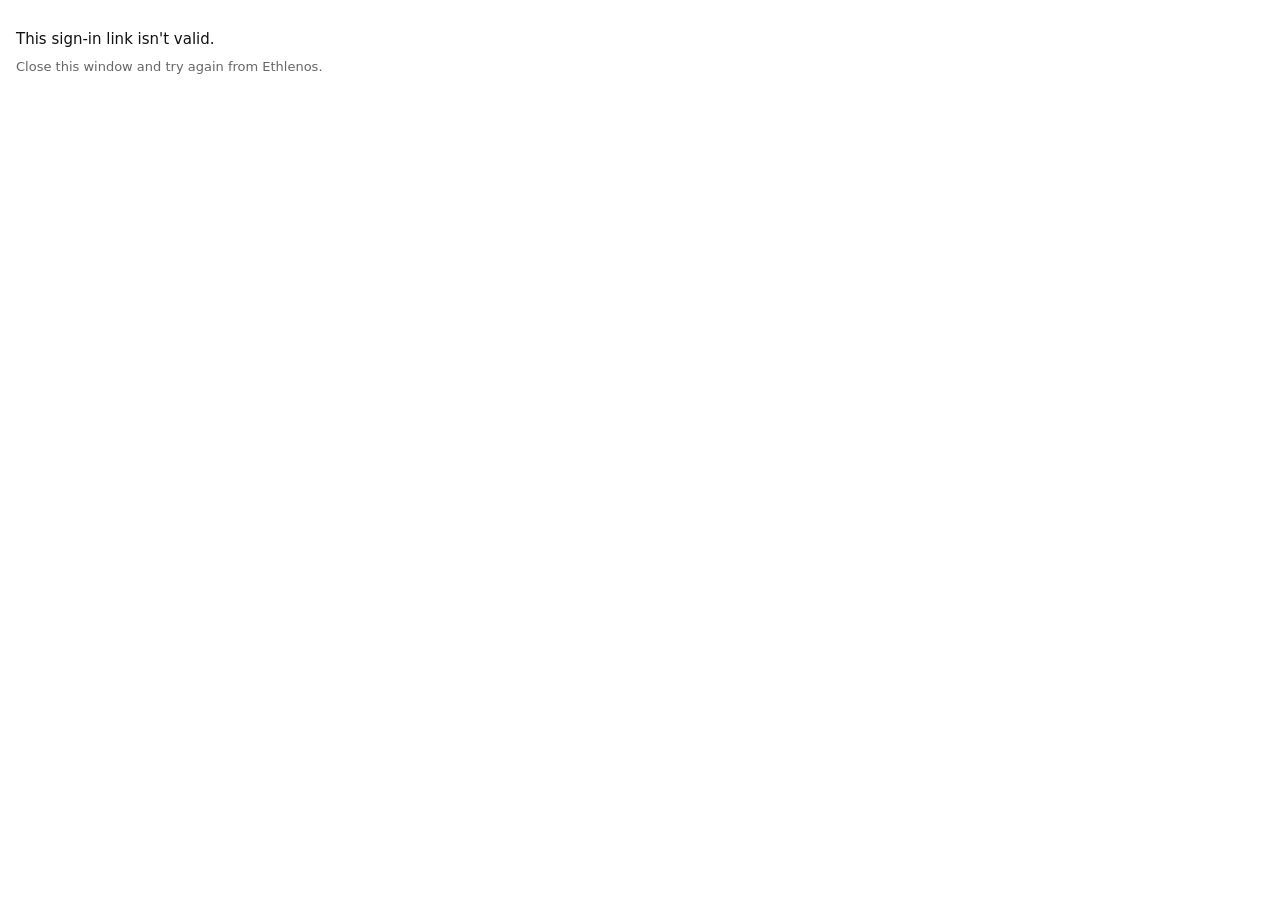
<file: oauth.html>
<!doctype html>
<!-- Where a Zoom or Vimeo sign-in window lands when the sign-in page has cut
     its link back to Ethlenos (see resultPage in worker.js). This page is on
     Ethlenos's own site, so it can hand the result to the open editor over a
     BroadcastChannel, then it closes itself. It keeps nothing. -->
<html lang="en">
<head>
  <meta charset="utf-8" />
  <meta name="viewport" content="width=device-width, initial-scale=1" />
  <meta name="referrer" content="no-referrer" />
  <title>Ethlenos sign-in</title>
  <link rel="icon" href="brand/favicon.ico?v=0.91.2" sizes="32x32" />
  <link rel="icon" type="image/svg+xml" href="brand/favicon.svg?v=0.91.2" />
  <style>
    :root { --bg: #ffffff; --text: #111111; --muted: #666666; }
    @media (prefers-color-scheme: dark) { :root { --bg: #0d0d0f; --text: #f2f2f2; --muted: #9a9a9a; } }
    body { margin: 0; padding: 28px 16px; background: var(--bg); color: var(--text); font: 15px/1.5 system-ui, sans-serif; }
    p { margin: 0 0 6px; max-width: 420px; }
    .muted { color: var(--muted); font-size: 13px; }
  </style>
</head>
<body>
  <p id="msg">Finishing sign-in…</p>
  <p class="muted" id="sub"></p>
  <script>
    (function () {
      var data = null;
      try { data = JSON.parse(decodeURIComponent(location.hash.slice(1))); } catch (e) {}
      // the result is in the address bar; take it out before anything else
      try { history.replaceState(null, "", location.pathname); } catch (e) {}
      var msg = document.getElementById("msg"), sub = document.getElementById("sub");
      if (!data || data.type !== "vclyps-oauth") {
        msg.textContent = "This sign-in link isn't valid.";
        sub.textContent = "Close this window and try again from Ethlenos.";
        return;
      }
      try {
        var ch = new BroadcastChannel("vclyps-oauth");
        ch.postMessage(data);
        ch.close();
      } catch (e) {
        msg.textContent = "This browser couldn't pass the sign-in back to Ethlenos.";
        sub.textContent = "Close this window and try again, or use another browser.";
        return;
      }
      msg.textContent = data.error ? data.error : "Signed in. You can close this window.";
      sub.textContent = "Back to Ethlenos.";
      setTimeout(function () { window.close(); }, 300);
    })();
  </script>
</body>
</html>
</file>
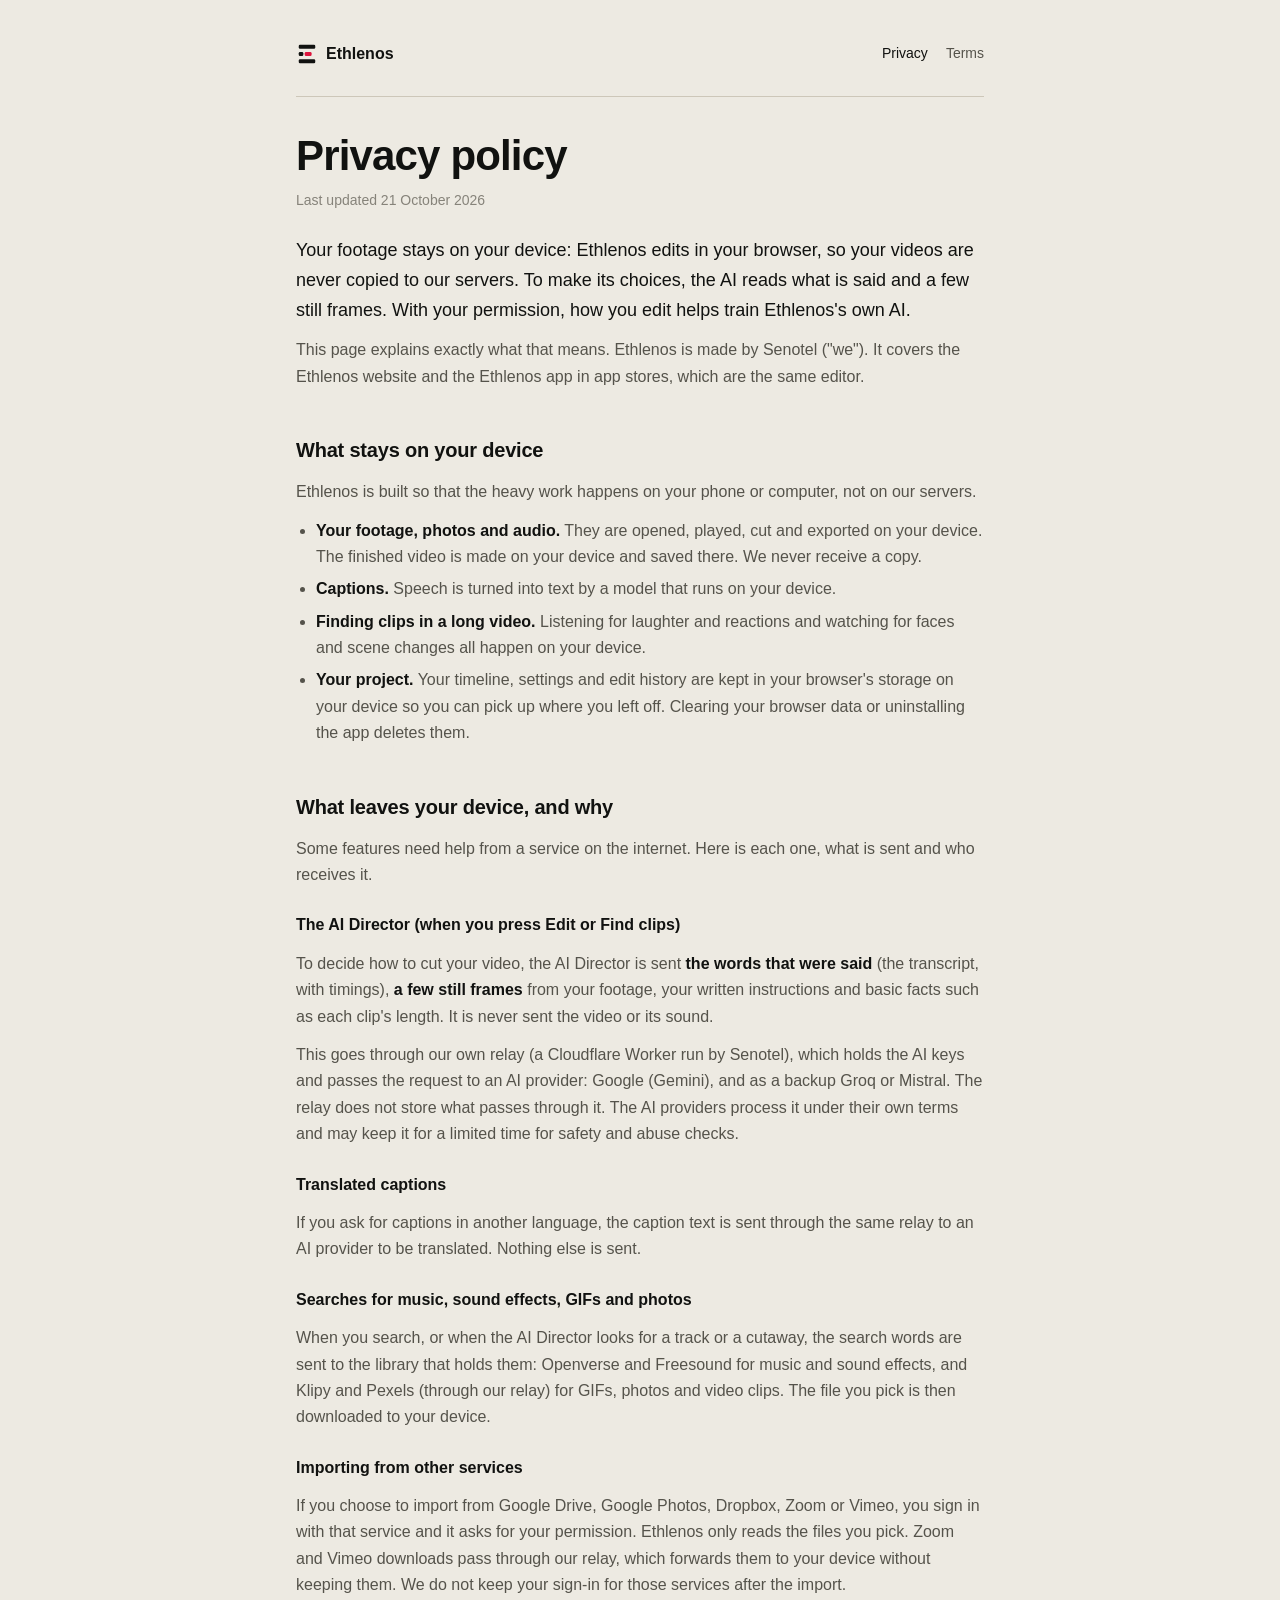
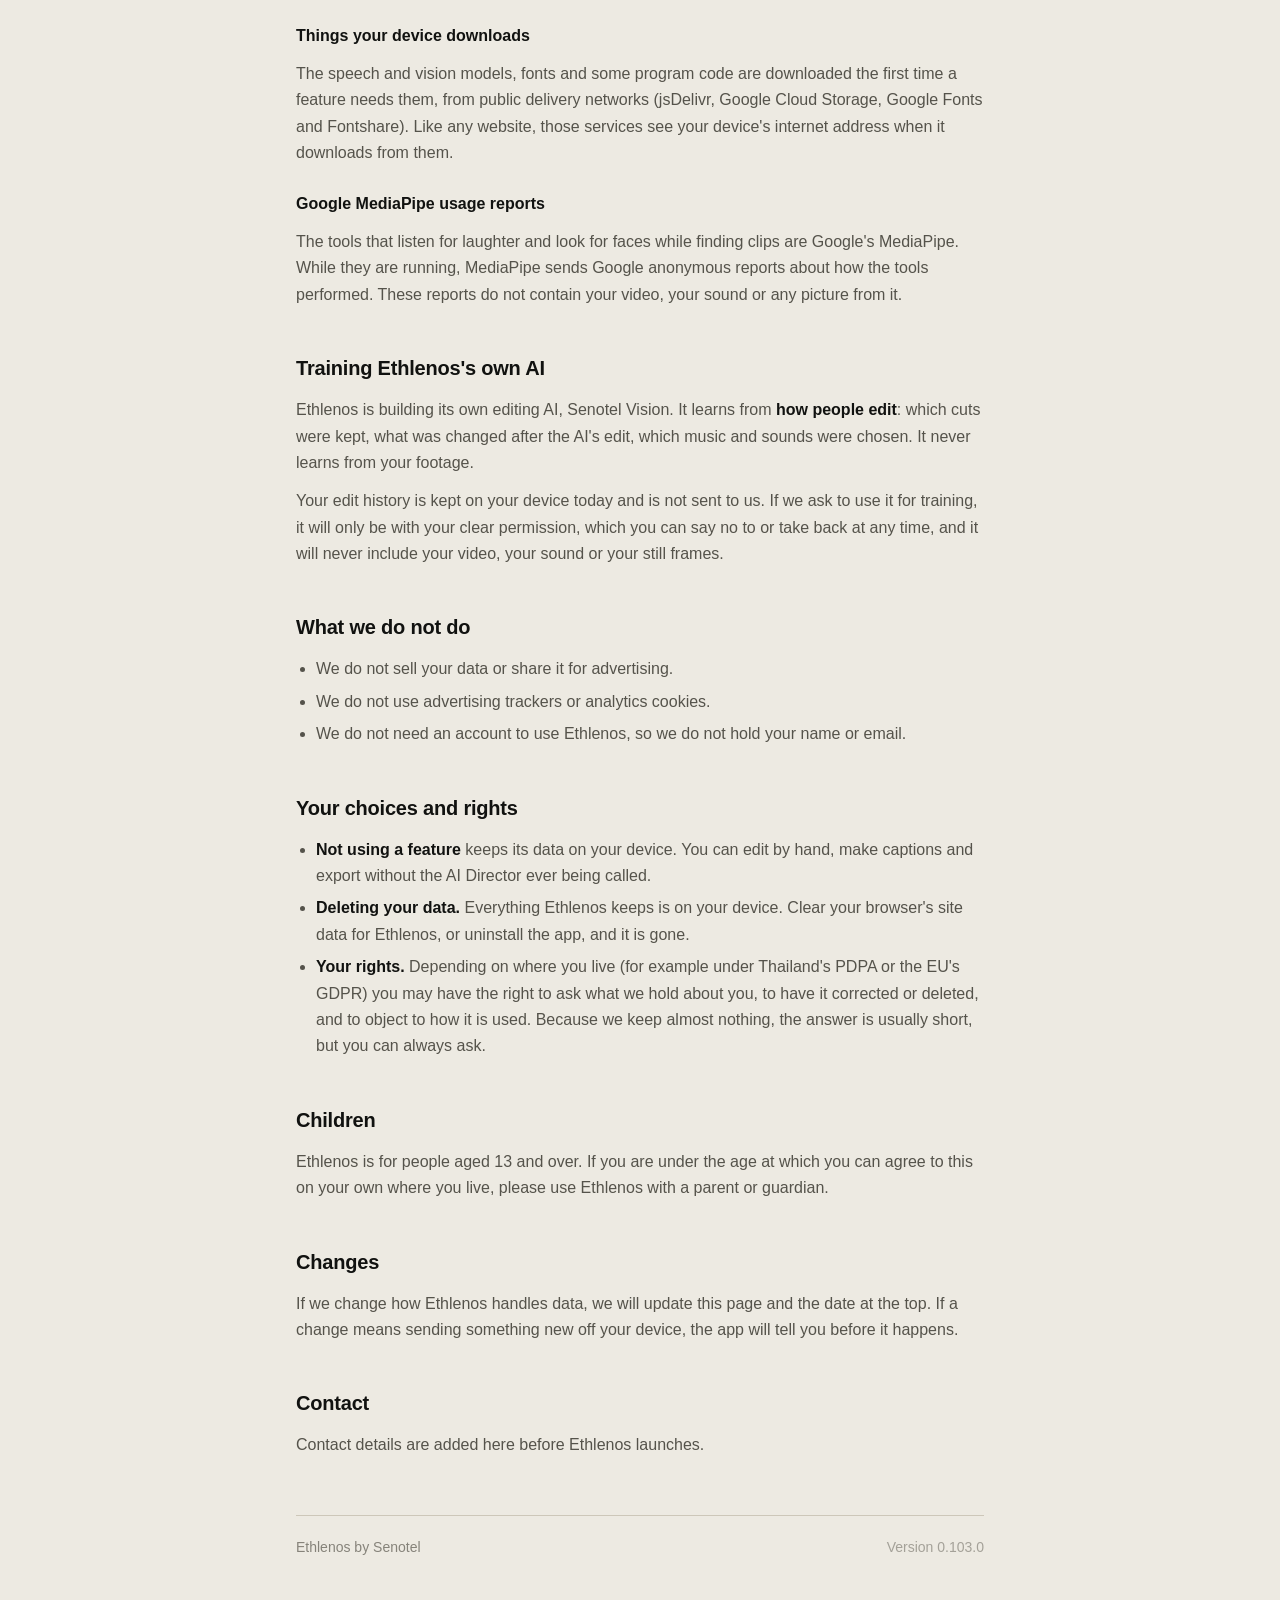
<file: privacy.html>
<!doctype html>
<html lang="en">
<head>
  <meta charset="utf-8" />
  <meta name="viewport" content="width=device-width, initial-scale=1" />
  <title>Privacy policy · Ethlenos</title>
  <meta name="description" content="What Ethlenos does with your videos and your data. Your footage stays on your device." />
  <link rel="icon" href="brand/favicon.ico?v=0.91.2" sizes="32x32" />
  <link rel="icon" type="image/svg+xml" href="brand/favicon.svg?v=0.91.2" />
  <link rel="stylesheet" href="https://api.fontshare.com/v2/css?f[]=switzer@400,500,600&display=swap" />
  <link rel="stylesheet" href="legal.css" />
</head>
<body>
  <div class="wrap">
    <header class="top">
      <a class="legal-brand" href="index.html"><svg class="legal-mark" viewBox="0 0 24 24" aria-hidden="true"><rect x="3" y="2" width="18" height="4.4" rx="1.4" fill="currentColor"/><rect x="3" y="9.8" width="5" height="4.4" rx="1.4" fill="currentColor"/><rect x="9.5" y="9.8" width="7.5" height="4.4" rx="1.4" fill="#dc143c"/><rect x="3" y="17.6" width="18" height="4.4" rx="1.4" fill="currentColor"/></svg><span>Ethlenos</span></a>
      <nav aria-label="Legal">
        <a href="privacy.html" aria-current="page">Privacy</a>
        <a href="terms.html">Terms</a>
      </nav>
    </header>

    <main>
      <h1>Privacy policy</h1>
      <p class="meta">Last updated 21 October 2026</p>

      <p class="lead">Your footage stays on your device: Ethlenos edits in your browser, so your videos are never copied to our servers. To make its choices, the AI reads what is said and a few still frames. With your permission, how you edit helps train Ethlenos's own AI.</p>

      <p>This page explains exactly what that means. Ethlenos is made by Senotel ("we"). It covers the Ethlenos website and the Ethlenos app in app stores, which are the same editor.</p>

      <h2>What stays on your device</h2>
      <p>Ethlenos is built so that the heavy work happens on your phone or computer, not on our servers.</p>
      <ul>
        <li><strong>Your footage, photos and audio.</strong> They are opened, played, cut and exported on your device. The finished video is made on your device and saved there. We never receive a copy.</li>
        <li><strong>Captions.</strong> Speech is turned into text by a model that runs on your device.</li>
        <li><strong>Finding clips in a long video.</strong> Listening for laughter and reactions and watching for faces and scene changes all happen on your device.</li>
        <li><strong>Your project.</strong> Your timeline, settings and edit history are kept in your browser's storage on your device so you can pick up where you left off. Clearing your browser data or uninstalling the app deletes them.</li>
      </ul>

      <h2>What leaves your device, and why</h2>
      <p>Some features need help from a service on the internet. Here is each one, what is sent and who receives it.</p>

      <h3>The AI Director (when you press Edit or Find clips)</h3>
      <p>To decide how to cut your video, the AI Director is sent <strong>the words that were said</strong> (the transcript, with timings), <strong>a few still frames</strong> from your footage, your written instructions and basic facts such as each clip's length. It is never sent the video or its sound.</p>
      <p>This goes through our own relay (a Cloudflare Worker run by Senotel), which holds the AI keys and passes the request to an AI provider: Google (Gemini), and as a backup Groq or Mistral. The relay does not store what passes through it. The AI providers process it under their own terms and may keep it for a limited time for safety and abuse checks.</p>

      <h3>Translated captions</h3>
      <p>If you ask for captions in another language, the caption text is sent through the same relay to an AI provider to be translated. Nothing else is sent.</p>

      <h3>Searches for music, sound effects, GIFs and photos</h3>
      <p>When you search, or when the AI Director looks for a track or a cutaway, the search words are sent to the library that holds them: Openverse and Freesound for music and sound effects, and Klipy and Pexels (through our relay) for GIFs, photos and video clips. The file you pick is then downloaded to your device.</p>

      <h3>Importing from other services</h3>
      <p>If you choose to import from Google Drive, Google Photos, Dropbox, Zoom or Vimeo, you sign in with that service and it asks for your permission. Ethlenos only reads the files you pick. Zoom and Vimeo downloads pass through our relay, which forwards them to your device without keeping them. We do not keep your sign-in for those services after the import.</p>

      <h3>Things your device downloads</h3>
      <p>The speech and vision models, fonts and some program code are downloaded the first time a feature needs them, from public delivery networks (jsDelivr, Google Cloud Storage, Google Fonts and Fontshare). Like any website, those services see your device's internet address when it downloads from them.</p>

      <h3>Google MediaPipe usage reports</h3>
      <p>The tools that listen for laughter and look for faces while finding clips are Google's MediaPipe. While they are running, MediaPipe sends Google anonymous reports about how the tools performed. These reports do not contain your video, your sound or any picture from it.</p>

      <h2>Training Ethlenos's own AI</h2>
      <p>Ethlenos is building its own editing AI, Senotel Vision. It learns from <strong>how people edit</strong>: which cuts were kept, what was changed after the AI's edit, which music and sounds were chosen. It never learns from your footage.</p>
      <p>Your edit history is kept on your device today and is not sent to us. If we ask to use it for training, it will only be with your clear permission, which you can say no to or take back at any time, and it will never include your video, your sound or your still frames.</p>

      <h2>What we do not do</h2>
      <ul>
        <li>We do not sell your data or share it for advertising.</li>
        <li>We do not use advertising trackers or analytics cookies.</li>
        <li>We do not need an account to use Ethlenos, so we do not hold your name or email.</li>
      </ul>

      <h2>Your choices and rights</h2>
      <ul>
        <li><strong>Not using a feature</strong> keeps its data on your device. You can edit by hand, make captions and export without the AI Director ever being called.</li>
        <li><strong>Deleting your data.</strong> Everything Ethlenos keeps is on your device. Clear your browser's site data for Ethlenos, or uninstall the app, and it is gone.</li>
        <li><strong>Your rights.</strong> Depending on where you live (for example under Thailand's PDPA or the EU's GDPR) you may have the right to ask what we hold about you, to have it corrected or deleted, and to object to how it is used. Because we keep almost nothing, the answer is usually short, but you can always ask.</li>
      </ul>

      <h2>Children</h2>
      <p>Ethlenos is for people aged 13 and over. If you are under the age at which you can agree to this on your own where you live, please use Ethlenos with a parent or guardian.</p>

      <h2>Changes</h2>
      <p>If we change how Ethlenos handles data, we will update this page and the date at the top. If a change means sending something new off your device, the app will tell you before it happens.</p>

      <h2>Contact</h2>
      <p id="contactLine">Contact details are added here before Ethlenos launches.</p>
    </main>

    <p class="foot">Ethlenos by Senotel <span class="legal-ver" data-site-version></span></p>
    <script defer src="version.js"></script>
  </div>
  <script>
    /* The one place to put the contact address. Empty until it is set, and
       the page says so rather than showing a made-up address. */
    var CONTACT = "";
    if (CONTACT) {
      var p = document.getElementById("contactLine");
      p.textContent = "Questions about privacy, or a request about your data: ";
      var a = document.createElement("a");
      a.href = "mailto:" + CONTACT;
      a.textContent = CONTACT;
      p.appendChild(a);
    }
  </script>
</body>
</html>
</file>
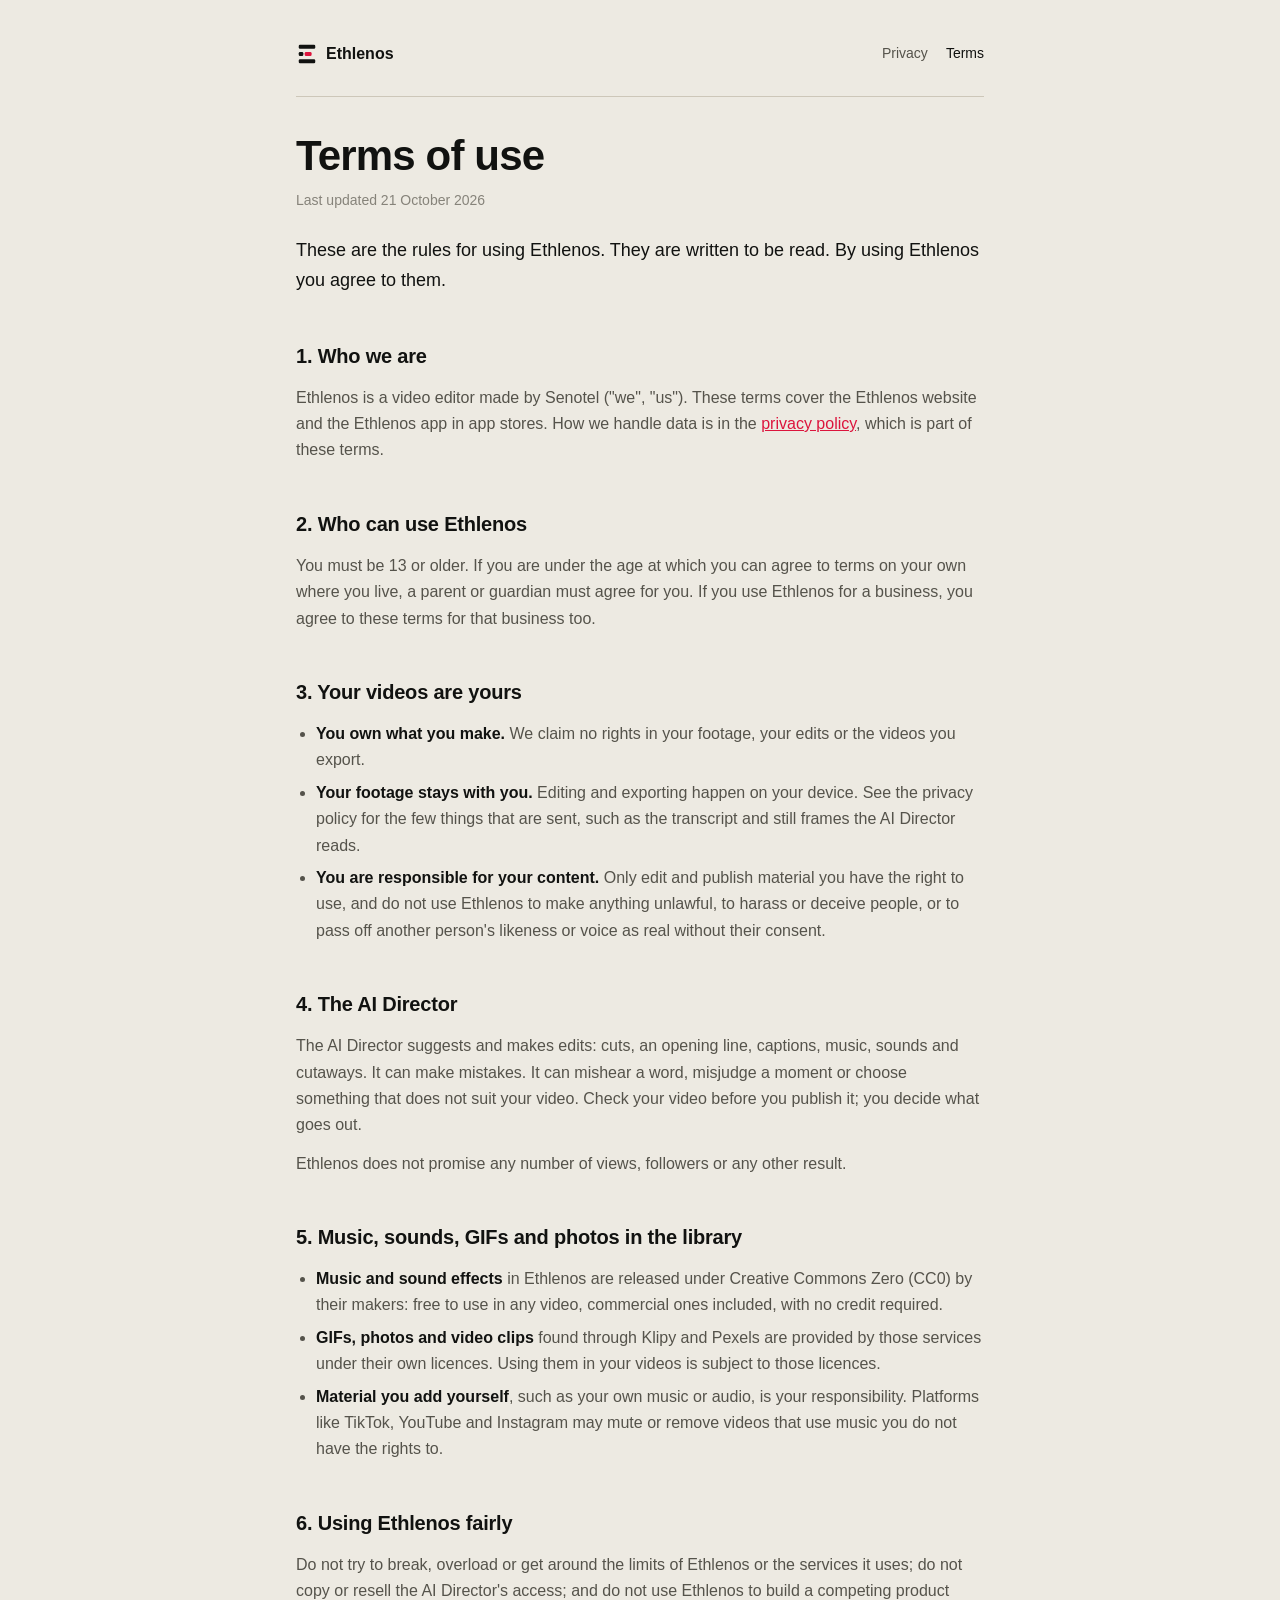
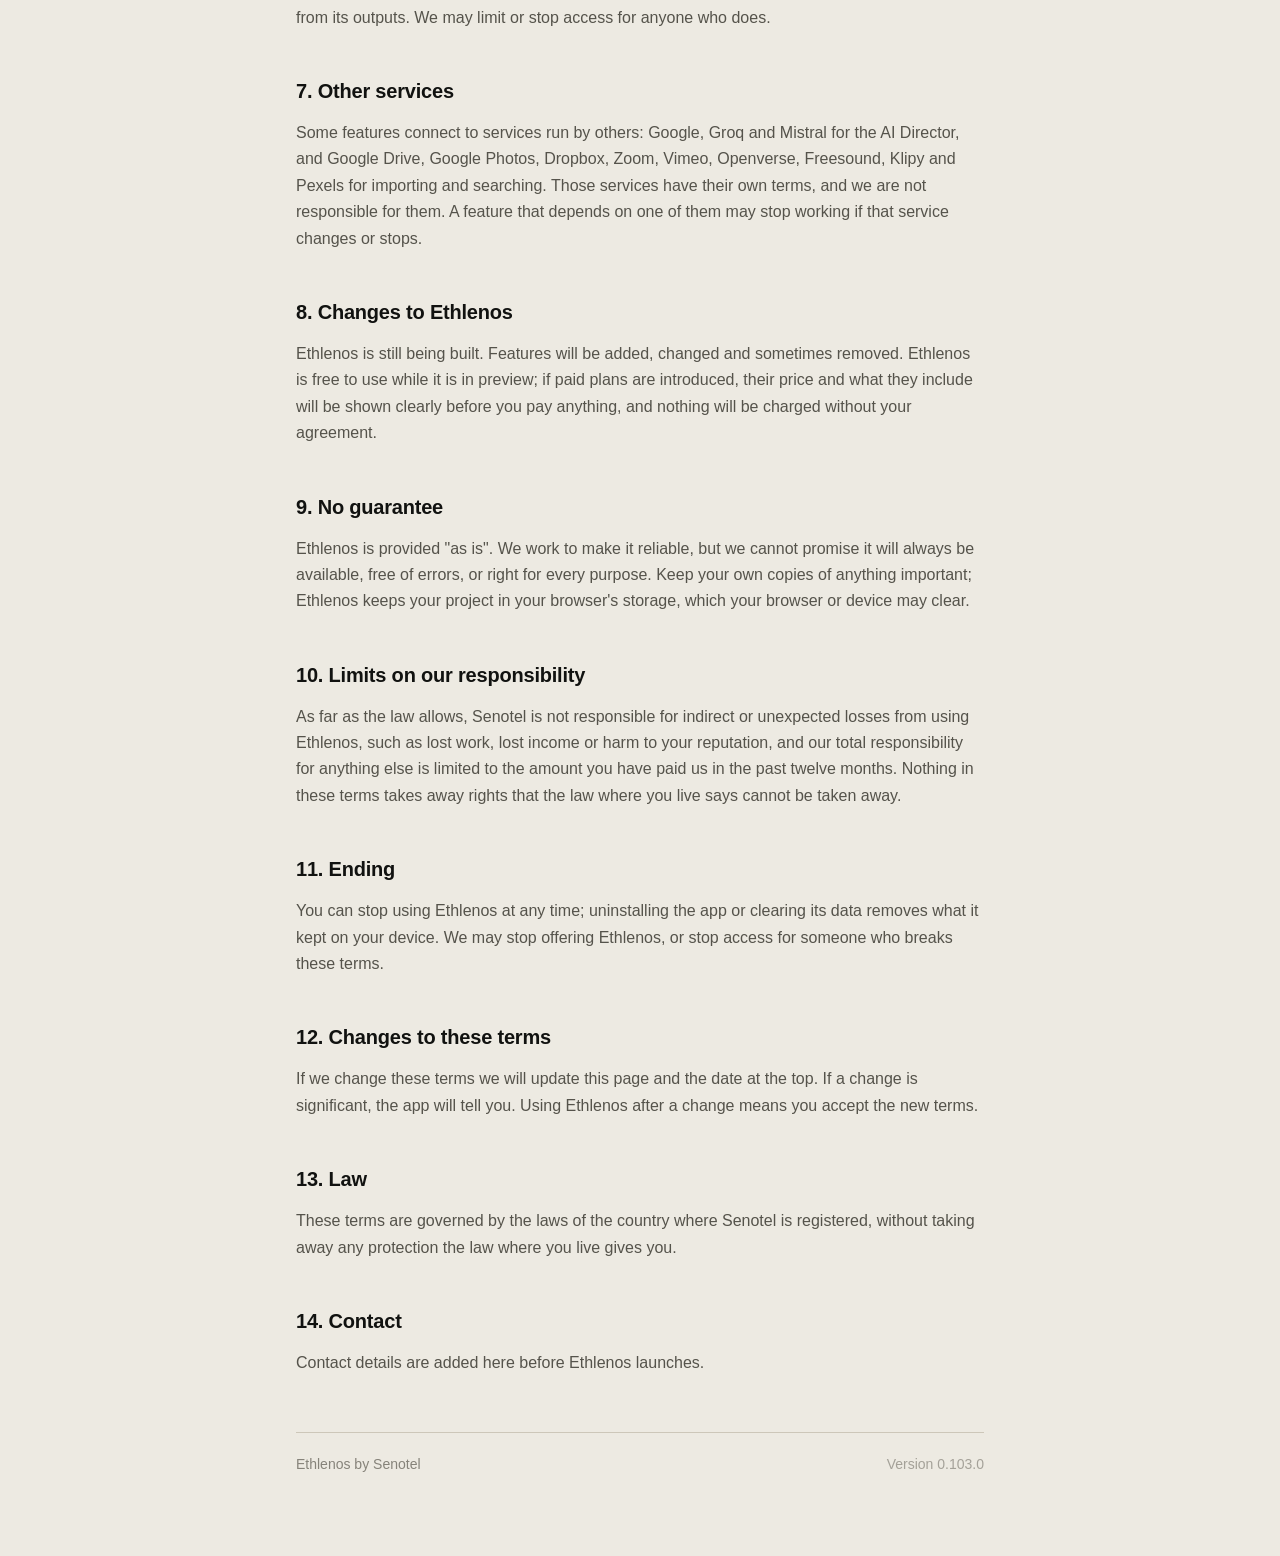
<file: terms.html>
<!doctype html>
<html lang="en">
<head>
  <meta charset="utf-8" />
  <meta name="viewport" content="width=device-width, initial-scale=1" />
  <title>Terms of use · Ethlenos</title>
  <meta name="description" content="The terms for using Ethlenos, the video editor by Senotel." />
  <link rel="icon" href="brand/favicon.ico?v=0.91.2" sizes="32x32" />
  <link rel="icon" type="image/svg+xml" href="brand/favicon.svg?v=0.91.2" />
  <link rel="stylesheet" href="https://api.fontshare.com/v2/css?f[]=switzer@400,500,600&display=swap" />
  <link rel="stylesheet" href="legal.css" />
</head>
<body>
  <div class="wrap">
    <header class="top">
      <a class="legal-brand" href="index.html"><svg class="legal-mark" viewBox="0 0 24 24" aria-hidden="true"><rect x="3" y="2" width="18" height="4.4" rx="1.4" fill="currentColor"/><rect x="3" y="9.8" width="5" height="4.4" rx="1.4" fill="currentColor"/><rect x="9.5" y="9.8" width="7.5" height="4.4" rx="1.4" fill="#dc143c"/><rect x="3" y="17.6" width="18" height="4.4" rx="1.4" fill="currentColor"/></svg><span>Ethlenos</span></a>
      <nav aria-label="Legal">
        <a href="privacy.html">Privacy</a>
        <a href="terms.html" aria-current="page">Terms</a>
      </nav>
    </header>

    <main>
      <h1>Terms of use</h1>
      <p class="meta">Last updated 21 October 2026</p>

      <p class="lead">These are the rules for using Ethlenos. They are written to be read. By using Ethlenos you agree to them.</p>

      <h2>1. Who we are</h2>
      <p>Ethlenos is a video editor made by Senotel ("we", "us"). These terms cover the Ethlenos website and the Ethlenos app in app stores. How we handle data is in the <a href="privacy.html">privacy policy</a>, which is part of these terms.</p>

      <h2>2. Who can use Ethlenos</h2>
      <p>You must be 13 or older. If you are under the age at which you can agree to terms on your own where you live, a parent or guardian must agree for you. If you use Ethlenos for a business, you agree to these terms for that business too.</p>

      <h2>3. Your videos are yours</h2>
      <ul>
        <li><strong>You own what you make.</strong> We claim no rights in your footage, your edits or the videos you export.</li>
        <li><strong>Your footage stays with you.</strong> Editing and exporting happen on your device. See the privacy policy for the few things that are sent, such as the transcript and still frames the AI Director reads.</li>
        <li><strong>You are responsible for your content.</strong> Only edit and publish material you have the right to use, and do not use Ethlenos to make anything unlawful, to harass or deceive people, or to pass off another person's likeness or voice as real without their consent.</li>
      </ul>

      <h2>4. The AI Director</h2>
      <p>The AI Director suggests and makes edits: cuts, an opening line, captions, music, sounds and cutaways. It can make mistakes. It can mishear a word, misjudge a moment or choose something that does not suit your video. Check your video before you publish it; you decide what goes out.</p>
      <p>Ethlenos does not promise any number of views, followers or any other result.</p>

      <h2>5. Music, sounds, GIFs and photos in the library</h2>
      <ul>
        <li><strong>Music and sound effects</strong> in Ethlenos are released under Creative Commons Zero (CC0) by their makers: free to use in any video, commercial ones included, with no credit required.</li>
        <li><strong>GIFs, photos and video clips</strong> found through Klipy and Pexels are provided by those services under their own licences. Using them in your videos is subject to those licences.</li>
        <li><strong>Material you add yourself</strong>, such as your own music or audio, is your responsibility. Platforms like TikTok, YouTube and Instagram may mute or remove videos that use music you do not have the rights to.</li>
      </ul>

      <h2>6. Using Ethlenos fairly</h2>
      <p>Do not try to break, overload or get around the limits of Ethlenos or the services it uses; do not copy or resell the AI Director's access; and do not use Ethlenos to build a competing product from its outputs. We may limit or stop access for anyone who does.</p>

      <h2>7. Other services</h2>
      <p>Some features connect to services run by others: Google, Groq and Mistral for the AI Director, and Google Drive, Google Photos, Dropbox, Zoom, Vimeo, Openverse, Freesound, Klipy and Pexels for importing and searching. Those services have their own terms, and we are not responsible for them. A feature that depends on one of them may stop working if that service changes or stops.</p>

      <h2>8. Changes to Ethlenos</h2>
      <p>Ethlenos is still being built. Features will be added, changed and sometimes removed. Ethlenos is free to use while it is in preview; if paid plans are introduced, their price and what they include will be shown clearly before you pay anything, and nothing will be charged without your agreement.</p>

      <h2>9. No guarantee</h2>
      <p>Ethlenos is provided "as is". We work to make it reliable, but we cannot promise it will always be available, free of errors, or right for every purpose. Keep your own copies of anything important; Ethlenos keeps your project in your browser's storage, which your browser or device may clear.</p>

      <h2>10. Limits on our responsibility</h2>
      <p>As far as the law allows, Senotel is not responsible for indirect or unexpected losses from using Ethlenos, such as lost work, lost income or harm to your reputation, and our total responsibility for anything else is limited to the amount you have paid us in the past twelve months. Nothing in these terms takes away rights that the law where you live says cannot be taken away.</p>

      <h2>11. Ending</h2>
      <p>You can stop using Ethlenos at any time; uninstalling the app or clearing its data removes what it kept on your device. We may stop offering Ethlenos, or stop access for someone who breaks these terms.</p>

      <h2>12. Changes to these terms</h2>
      <p>If we change these terms we will update this page and the date at the top. If a change is significant, the app will tell you. Using Ethlenos after a change means you accept the new terms.</p>

      <h2>13. Law</h2>
      <p>These terms are governed by the laws of the country where Senotel is registered, without taking away any protection the law where you live gives you.</p>

      <h2>14. Contact</h2>
      <p id="contactLine">Contact details are added here before Ethlenos launches.</p>
    </main>

    <p class="foot">Ethlenos by Senotel <span class="legal-ver" data-site-version></span></p>
    <script defer src="version.js"></script>
  </div>
  <script>
    /* The one place to put the contact address (the same one as privacy.html). */
    var CONTACT = "";
    if (CONTACT) {
      var p = document.getElementById("contactLine");
      p.textContent = "Questions about these terms: ";
      var a = document.createElement("a");
      a.href = "mailto:" + CONTACT;
      a.textContent = CONTACT;
      p.appendChild(a);
    }
  </script>
</body>
</html>
</file>
<file: legal.css>
/* Ethlenos by Senotel: the privacy policy and terms pages.
   The editor's palette (styles.css), on its own so these pages load nothing
   else. Dark is the ground, as in the app; a light system setting gets the
   paper version. */
/* 0.95.1 (admin): never the blue tap flash on a phone, anywhere in the app or site */
html, html * { -webkit-tap-highlight-color: transparent; }

:root {
  --bg0: #111210;
  --bg1: #171815;
  --line: #2e2f28;
  --text: #edeae2;
  --t1: #a5a298;
  --t2: #6e6c63;
  --acc: #dc143c;
  --font: "Switzer", -apple-system, BlinkMacSystemFont, "Segoe UI", Roboto, "Helvetica Neue", Arial, sans-serif;
}
@media (prefers-color-scheme: light) {
  :root {
    --bg0: #edeae2;
    --bg1: #e7e3da;
    --line: #cdc7b9;
    --text: #111210;
    --t1: #55534b;
    --t2: #86837a;
  }
}
* { box-sizing: border-box; margin: 0; padding: 0; }
body {
  background: var(--bg0);
  color: var(--text);
  font-family: var(--font);
  font-size: 16px;
  line-height: 1.65;
  -webkit-font-smoothing: antialiased;
}
.wrap { max-width: 720px; margin: 0 auto; padding: 32px 16px 80px; }
.top {
  display: flex;
  align-items: center;
  justify-content: space-between;
  gap: 16px;
  padding-bottom: 20px;
  border-bottom: 1px solid var(--line);
  margin-bottom: 36px;
}
.top a { color: var(--text); text-decoration: none; font-weight: 600; }
.top nav { display: flex; gap: 18px; font-size: 14px; }
.top nav a { color: var(--t1); font-weight: 500; }
.top nav a[aria-current="page"] { color: var(--text); }
h1 { font-size: clamp(30px, 6vw, 42px); line-height: 1.1; letter-spacing: -0.02em; font-weight: 600; }
.meta { margin-top: 10px; color: var(--t2); font-size: 14px; }
.lead { margin-top: 24px; font-size: 18px; color: var(--text); }
h2 { margin-top: 44px; font-size: 20px; font-weight: 600; letter-spacing: -0.01em; }
h3 { margin-top: 24px; font-size: 16px; font-weight: 600; }
p, ul { margin-top: 12px; color: var(--t1); }
ul { padding-left: 20px; }
li { margin-top: 6px; }
li strong, p strong { color: var(--text); font-weight: 600; }
a { color: var(--acc); }
a:focus-visible { outline: 2px solid var(--acc); outline-offset: 2px; }
table { width: 100%; margin-top: 14px; border-collapse: collapse; font-size: 14px; }
th, td { text-align: left; vertical-align: top; padding: 10px 8px; border-bottom: 1px solid var(--line); color: var(--t1); }
th { color: var(--text); font-weight: 600; }
.table-scroll { overflow-x: auto; }
.foot { margin-top: 56px; padding-top: 20px; border-top: 1px solid var(--line); color: var(--t2); font-size: 14px; }

/* 0.97.0 (audit 10): the same brand as the site: the mark, the name, the version */
.legal-brand { display: inline-flex; align-items: center; gap: 8px; min-height: 44px; font-weight: 600; text-decoration: none; color: inherit; }
.legal-mark { width: 22px; height: 22px; }
.foot { display: flex; flex-wrap: wrap; gap: 8px 16px; }
.legal-ver { margin-left: auto; opacity: 0.7; font-variant-numeric: tabular-nums; }
</file>
